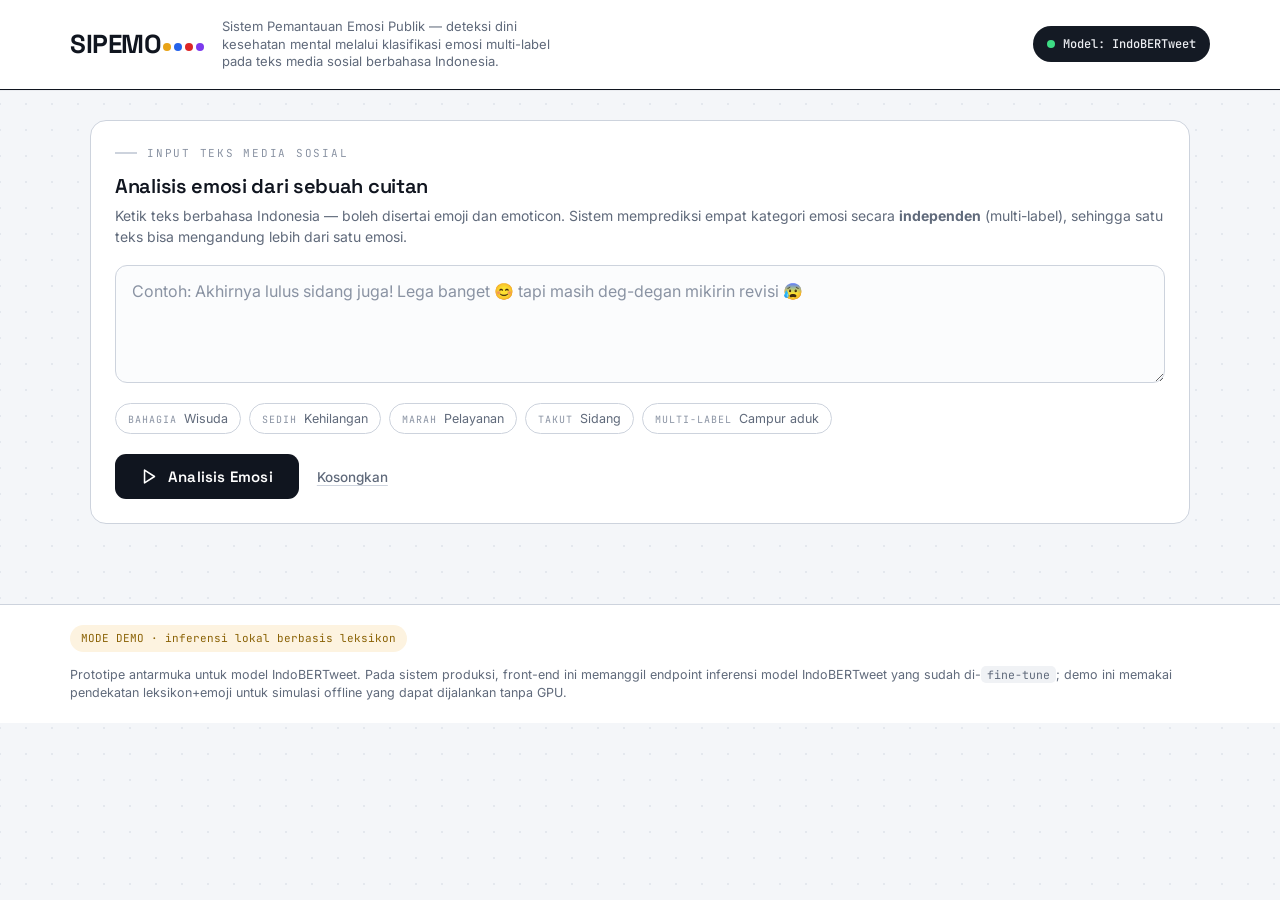
<file: index.html>
<!DOCTYPE html>
<html lang="id">
<head>
<meta charset="UTF-8">
<meta name="viewport" content="width=device-width, initial-scale=1.0">
<title>SIPEMO — Sistem Pemantauan Emosi Publik (IndoBERTweet)</title>
<link rel="preconnect" href="https://fonts.googleapis.com">
<link rel="preconnect" href="https://fonts.gstatic.com" crossorigin>
<link href="https://fonts.googleapis.com/css2?family=Space+Grotesk:wght@400;500;600;700&family=Inter:wght@400;500;600&family=JetBrains+Mono:wght@400;500;700&display=swap" rel="stylesheet">
<style>
  :root{
    --bahagia:#E8A317; --bahagia-bg:#FDF3E0;
    --sedih:#2563EB;   --sedih-bg:#E8EEFD;
    --marah:#DC2626;   --marah-bg:#FBE8E8;
    --takut:#7C3AED;   --takut-bg:#F1EAFD;
    --ink:#10151F; --muted:#606A7B; --faint:#8A93A3;
    --line:#E4E8EE; --line-strong:#CDD3DD;
    --paper:#F4F6F9; --card:#FFFFFF; --ink-panel:#141A24;
    --disp:"Space Grotesk",sans-serif;
    --body:"Inter",sans-serif;
    --mono:"JetBrains Mono",monospace;
  }
  *{box-sizing:border-box;margin:0;padding:0}
  html{-webkit-text-size-adjust:100%}
  body{
    font-family:var(--body); background:var(--paper); color:var(--ink);
    line-height:1.5; -webkit-font-smoothing:antialiased;
    background-image:radial-gradient(var(--line) 1px, transparent 1px);
    background-size:26px 26px; background-position:-13px -13px;
  }
  .wrap{max-width:1140px; margin:0 auto; padding:0 20px}

  /* ---------- Header ---------- */
  header{border-bottom:1.5px solid var(--ink); background:var(--card);
    box-shadow:0 1px 0 rgba(16,21,31,.04)}
  .head{display:flex; align-items:center; gap:18px; padding:18px 0; flex-wrap:wrap}
  .mark{display:flex; align-items:baseline; gap:10px}
  .logo{font-family:var(--disp); font-weight:700; font-size:26px; letter-spacing:-.5px;
    line-height:1; position:relative}
  .logo .dots{display:inline-flex; gap:3px; margin-left:2px; vertical-align:middle}
  .logo .dots i{width:8px;height:8px;border-radius:50%;display:inline-block}
  .logo .dots i:nth-child(1){background:var(--bahagia)}
  .logo .dots i:nth-child(2){background:var(--sedih)}
  .logo .dots i:nth-child(3){background:var(--marah)}
  .logo .dots i:nth-child(4){background:var(--takut)}
  .tag{font-family:var(--mono); font-size:11px; text-transform:uppercase; letter-spacing:.14em;
    color:var(--muted)}
  .head .sub{font-size:13px; color:var(--muted); max-width:340px; line-height:1.35}
  .modelchip{margin-left:auto; display:flex; align-items:center; gap:8px;
    font-family:var(--mono); font-size:12px; font-weight:500;
    background:var(--ink-panel); color:#EDEFF3; padding:9px 14px; border-radius:999px}
  .modelchip .pulse{width:8px;height:8px;border-radius:50%;background:#3DDC84;
    box-shadow:0 0 0 0 rgba(61,220,132,.6); animation:pulse 2s infinite}
  @keyframes pulse{0%{box-shadow:0 0 0 0 rgba(61,220,132,.55)}70%{box-shadow:0 0 0 7px rgba(61,220,132,0)}100%{box-shadow:0 0 0 0 rgba(61,220,132,0)}}

  main{padding:30px 0 70px}

  .eyebrow{font-family:var(--mono); font-size:11px; text-transform:uppercase;
    letter-spacing:.16em; color:var(--faint); display:flex; align-items:center; gap:10px}
  .eyebrow::before{content:""; width:22px; height:1.5px; background:var(--line-strong)}

  /* ---------- Input panel ---------- */
  .panel{background:var(--card); border:1.5px solid var(--line-strong); border-radius:16px;
    padding:24px}
  .panel h2{font-family:var(--disp); font-weight:600; font-size:20px; letter-spacing:-.3px;
    margin:10px 0 4px}
  .panel .lead{font-size:14px; color:var(--muted); margin-bottom:18px}
  textarea{width:100%; min-height:118px; resize:vertical; border:1.5px solid var(--line-strong);
    border-radius:12px; padding:15px 16px; font-family:var(--body); font-size:16px; color:var(--ink);
    background:#FBFCFD; transition:border-color .15s, box-shadow .15s}
  textarea::placeholder{color:var(--faint)}
  textarea:focus{outline:none; border-color:var(--ink); box-shadow:0 0 0 4px rgba(16,21,31,.06)}

  .chips{display:flex; flex-wrap:wrap; gap:8px; margin:14px 0 4px}
  .chip{font-size:12.5px; border:1.2px solid var(--line-strong); background:#fff; color:var(--muted);
    padding:7px 12px; border-radius:999px; cursor:pointer; font-family:var(--body);
    transition:all .13s; max-width:100%}
  .chip:hover{border-color:var(--ink); color:var(--ink); background:#FBFCFD}
  .chip:focus-visible{outline:2px solid var(--sedih); outline-offset:2px}
  .chip .lab{font-family:var(--mono); font-size:10px; text-transform:uppercase; letter-spacing:.1em;
    color:var(--faint); margin-right:7px}

  .actions{display:flex; align-items:center; gap:14px; margin-top:20px; flex-wrap:wrap}
  .btn{font-family:var(--disp); font-weight:600; font-size:15px; letter-spacing:.2px;
    background:var(--ink); color:#fff; border:none; padding:13px 26px; border-radius:11px;
    cursor:pointer; display:inline-flex; align-items:center; gap:10px; transition:transform .1s, opacity .15s}
  .btn:hover{transform:translateY(-1px)}
  .btn:active{transform:translateY(0)}
  .btn:focus-visible{outline:2px solid var(--sedih); outline-offset:3px}
  .btn:disabled{opacity:.5; cursor:default; transform:none}
  .btn svg{width:17px;height:17px}
  .btn-ghost{background:transparent; color:var(--muted); font-weight:500; font-family:var(--body);
    font-size:13.5px; padding:8px 4px; border:none; cursor:pointer; text-decoration:underline;
    text-underline-offset:3px; text-decoration-color:var(--line-strong)}
  .btn-ghost:hover{color:var(--ink)}

  /* ---------- Results ---------- */
  #results{margin-top:34px}
  .hidden{display:none}
  .sectitle{font-family:var(--disp); font-weight:600; font-size:17px; letter-spacing:-.2px;
    margin:0 0 16px; display:flex; align-items:center; gap:10px}
  .sectitle .n{font-family:var(--mono); font-size:12px; color:var(--faint); font-weight:500}

  .verdict{background:var(--ink-panel); color:#EDEFF3; border-radius:16px; padding:22px 24px;
    margin-bottom:26px; display:flex; gap:22px; align-items:center; flex-wrap:wrap}
  .verdict .vlab{font-family:var(--mono); font-size:11px; text-transform:uppercase;
    letter-spacing:.16em; color:#8792A6; margin-bottom:8px}
  .verdict .vlabels{display:flex; gap:9px; flex-wrap:wrap}
  .vtag{font-family:var(--disp); font-weight:600; font-size:15px; padding:7px 15px 7px 13px;
    border-radius:999px; display:inline-flex; align-items:center; gap:8px; color:#0d1017}
  .vtag i{width:9px;height:9px;border-radius:50%;background:rgba(0,0,0,.35)}
  .verdict .meta{margin-left:auto; text-align:right; font-family:var(--mono); font-size:12px; color:#8792A6}
  .verdict .meta b{color:#EDEFF3; font-size:22px; font-family:var(--disp); font-weight:600; display:block}

  .emgrid{display:grid; grid-template-columns:repeat(4,1fr); gap:14px; margin-bottom:34px}
  .emcard{border:1.5px solid var(--line-strong); border-radius:14px; padding:16px 16px 18px;
    background:var(--card); position:relative; overflow:hidden}
  .emcard[data-on="true"]{border-color:var(--c); box-shadow:0 4px 18px -8px var(--c)}
  .emcard .top{display:flex; justify-content:space-between; align-items:flex-start; margin-bottom:12px}
  .emcard .emo{font-size:26px; line-height:1}
  .emcard .stat{font-family:var(--mono); font-size:10px; font-weight:700; text-transform:uppercase;
    letter-spacing:.08em; padding:4px 8px; border-radius:6px; background:#F0F2F5; color:var(--faint)}
  .emcard[data-on="true"] .stat{background:var(--c-bg); color:var(--c)}
  .emcard h3{font-family:var(--disp); font-weight:600; font-size:16px; text-transform:capitalize;
    margin-bottom:2px}
  .emcard .desc{font-size:11.5px; color:var(--faint); margin-bottom:14px; min-height:28px}
  .prob{font-family:var(--mono); font-weight:700; font-size:28px; letter-spacing:-1px;
    color:var(--c); line-height:1; margin-bottom:10px}
  .prob small{font-size:14px; font-weight:500; color:var(--faint)}
  .bar{height:7px; border-radius:99px; background:#EDEFF2; overflow:hidden}
  .bar > i{display:block; height:100%; width:0; background:var(--c); border-radius:99px;
    transition:width .9s cubic-bezier(.22,1,.36,1)}
  .thr{font-family:var(--mono); font-size:10px; color:var(--faint); margin-top:7px;
    display:flex; justify-content:space-between}

  /* ---------- Pipeline trace ---------- */
  .trace{display:grid; grid-template-columns:1fr 1fr; gap:14px}
  .tcard{border:1.5px solid var(--line-strong); border-radius:14px; background:var(--card);
    padding:16px 18px}
  .tcard.full{grid-column:1 / -1}
  .tcard .th{font-family:var(--mono); font-size:11px; text-transform:uppercase; letter-spacing:.12em;
    color:var(--faint); display:flex; align-items:center; gap:9px; margin-bottom:12px}
  .tcard .th .idx{background:var(--ink); color:#fff; width:20px; height:20px; border-radius:6px;
    display:inline-flex; align-items:center; justify-content:center; font-weight:700; font-size:10px}
  .tcard .th .note{margin-left:auto; text-transform:none; letter-spacing:0; color:var(--faint);
    font-style:italic; font-family:var(--body); font-size:11px}
  .flow{display:flex; align-items:center; gap:8px; flex-wrap:wrap}
  .stage{font-family:var(--mono); font-size:11.5px; padding:6px 11px; border-radius:8px;
    background:#F3F5F8; border:1px solid var(--line); color:var(--muted); white-space:nowrap}
  .stage.done{background:#fff; border-color:var(--ink); color:var(--ink)}
  .arrow{color:var(--line-strong); font-size:13px}
  .toks{display:flex; flex-wrap:wrap; gap:6px}
  .tok{font-family:var(--mono); font-size:12px; padding:4px 9px; border-radius:7px;
    background:#F3F5F8; color:var(--ink); border:1px solid var(--line)}
  .tok.norm{background:var(--sedih-bg); border-color:transparent; color:var(--sedih)}
  .tok.lex{position:relative}
  .tok.lex::after{content:""; position:absolute; left:8px; right:8px; bottom:-1px; height:2px;
    background:var(--tc); border-radius:2px}
  .glyphrow{display:flex; flex-wrap:wrap; gap:8px}
  .glyph{display:flex; align-items:center; gap:8px; background:#F7F8FA; border:1px solid var(--line);
    border-radius:9px; padding:6px 11px 6px 9px; font-family:var(--mono); font-size:12px}
  .glyph .g{font-size:17px}
  .glyph .to{color:var(--faint)}
  .glyph .em{font-weight:700; text-transform:capitalize}
  .empty{font-family:var(--mono); font-size:12px; color:var(--faint)}
  .kv{font-family:var(--mono); font-size:12.5px; color:var(--muted); line-height:1.9}
  .kv b{color:var(--ink)}
  .fusion{display:flex; align-items:center; gap:10px; flex-wrap:wrap; font-family:var(--mono);
    font-size:12px}
  .fusion .vec{padding:7px 12px; border-radius:9px; color:#fff; font-weight:500}
  .fusion .plus{font-size:16px; color:var(--faint)}
  .fusion .eq{font-size:14px; color:var(--faint)}
  .fusion .out{background:var(--ink-panel); color:#EDEFF3; padding:7px 12px; border-radius:9px}

  /* ---------- Model & metrics ---------- */
  .info{display:grid; grid-template-columns:1.3fr 1fr; gap:14px; margin-top:14px}
  .mcard{border:1.5px solid var(--line-strong); border-radius:14px; background:var(--card); padding:18px 20px}
  .mcard h4{font-family:var(--disp); font-weight:600; font-size:15px; margin-bottom:3px}
  .mcard .cite{font-family:var(--mono); font-size:11px; color:var(--faint); margin-bottom:12px}
  .mcard p{font-size:13px; color:var(--muted); line-height:1.55}
  .metrics{display:grid; grid-template-columns:1fr 1fr; gap:10px; margin-top:6px}
  .metric{border:1px solid var(--line); border-radius:10px; padding:11px 12px; background:#FBFCFD}
  .metric .ml{font-family:var(--mono); font-size:10px; text-transform:uppercase; letter-spacing:.08em;
    color:var(--faint)}
  .metric .mv{font-family:var(--disp); font-weight:600; font-size:17px; color:var(--ink); margin-top:3px}
  .metric .mv.ph{color:var(--line-strong)}
  .metricnote{font-size:11.5px; color:var(--faint); margin-top:11px; line-height:1.5}

  footer{border-top:1.5px solid var(--line-strong); background:var(--card); margin-top:10px}
  .foot{padding:20px 0; font-size:12.5px; color:var(--muted); display:flex; gap:14px;
    justify-content:space-between; flex-wrap:wrap; align-items:center}
  .foot .demo{font-family:var(--mono); font-size:11px; background:var(--bahagia-bg); color:#8a6205;
    padding:5px 11px; border-radius:999px}
  .foot code{font-family:var(--mono); background:#F0F2F5; padding:1px 6px; border-radius:5px; font-size:11.5px}

  @media (max-width:840px){
    .emgrid{grid-template-columns:1fr 1fr}
    .trace{grid-template-columns:1fr}
    .info{grid-template-columns:1fr}
    .verdict .meta{margin-left:0; text-align:left}
  }
  @media (max-width:520px){
    .emgrid{grid-template-columns:1fr}
    .head .sub{display:none}
    .logo{font-size:22px}
  }
  @media (prefers-reduced-motion:reduce){
    *{animation:none !important; transition:none !important}
    .bar > i{transition:none}
  }
</style>
</head>
<body>

<header>
  <div class="wrap head">
    <div class="mark">
      <div class="logo">SIPEMO<span class="dots"><i></i><i></i><i></i><i></i></span></div>
    </div>
    <div class="sub">Sistem Pemantauan Emosi Publik — deteksi dini kesehatan mental melalui klasifikasi emosi multi-label pada teks media sosial berbahasa Indonesia.</div>
    <div class="modelchip"><span class="pulse"></span>Model: IndoBERTweet</div>
  </div>
</header>

<main>
  <div class="wrap">

    <div class="panel">
      <div class="eyebrow">Input Teks Media Sosial</div>
      <h2>Analisis emosi dari sebuah cuitan</h2>
      <p class="lead">Ketik teks berbahasa Indonesia — boleh disertai emoji dan emoticon. Sistem memprediksi empat kategori emosi secara <b>independen</b> (multi-label), sehingga satu teks bisa mengandung lebih dari satu emosi.</p>

      <textarea id="input" placeholder="Contoh: Akhirnya lulus sidang juga! Lega banget 😊 tapi masih deg-degan mikirin revisi 😰"></textarea>

      <div class="chips" id="chips" aria-label="Contoh teks">
        <button class="chip" data-t="Akhirnya wisuda juga! Bahagia banget 🥳🎉 perjuangan selama ini akhirnya terbayar :D"><span class="lab">Bahagia</span>Wisuda</button>
        <button class="chip" data-t="Sedih banget kehilangan sahabat sejak kecil 😭💔 rasanya hampa dan sepi"><span class="lab">Sedih</span>Kehilangan</button>
        <button class="chip" data-t="Kesel banget sama pelayanan yang lambat ini 😡 bikin naik darah!"><span class="lab">Marah</span>Pelayanan</button>
        <button class="chip" data-t="Deg-degan mau sidang besok, takut nggak bisa jawab pertanyaan penguji 😨 cemas parah"><span class="lab">Takut</span>Sidang</button>
        <button class="chip" data-t="Senang akhirnya lulus tapi sedih harus pindah kota dan ninggalin teman-teman, campur aduk rasanya 😊😢"><span class="lab">Multi-label</span>Campur aduk</button>
      </div>

      <div class="actions">
        <button class="btn" id="run">
          <svg viewBox="0 0 24 24" fill="none" stroke="currentColor" stroke-width="2.2" stroke-linecap="round" stroke-linejoin="round"><path d="M5 3l14 9-14 9V3z"/></svg>
          Analisis Emosi
        </button>
        <button class="btn-ghost" id="clear">Kosongkan</button>
      </div>
    </div>

    <!-- ============ RESULTS ============ -->
    <div id="results" class="hidden" aria-live="polite">

      <div class="verdict">
        <div>
          <div class="vlab">Prediksi Multi-Label · Threshold σ ≥ 0.50</div>
          <div class="vlabels" id="verdictLabels"></div>
        </div>
        <div class="meta">
          Label aktif<b id="labelCount">0</b>dari 4 kategori emosi
        </div>
      </div>

      <div class="sectitle"><span class="n">A.</span> Probabilitas per Emosi <span class="n" style="margin-left:auto; font-weight:400;">Sigmoid Activation Output</span></div>
      <div class="emgrid" id="emgrid"></div>

      <div class="sectitle"><span class="n">B.</span> Jejak Pipeline Pemrosesan</div>
      <div class="trace">

        <div class="tcard full">
          <div class="th"><span class="idx">1</span> Ekstraksi Emoji &amp; Emoticon
            <span class="note">dilakukan sebelum text cleaning agar sinyal multimodal tidak hilang</span>
          </div>
          <div style="display:grid; grid-template-columns:1fr 1fr; gap:16px" id="extractGrid"></div>
        </div>

        <div class="tcard full">
          <div class="th"><span class="idx">2</span> Data Preprocessing</div>
          <div class="flow" id="ppFlow"></div>
          <div style="margin-top:14px" class="kv" id="ppText"></div>
        </div>

        <div class="tcard">
          <div class="th"><span class="idx">3</span> Tokenisasi &amp; Normalisasi</div>
          <div class="toks" id="tokens"></div>
        </div>

        <div class="tcard">
          <div class="th"><span class="idx">4</span> Ekstraksi Fitur (3 Aliran)</div>
          <div class="kv" id="featStreams"></div>
        </div>

        <div class="tcard full">
          <div class="th"><span class="idx">5</span> Feature Fusion — Concatenation</div>
          <div class="fusion">
            <span class="vec" style="background:var(--sedih)">Teks · IndoBERTweet</span>
            <span class="plus">⊕</span>
            <span class="vec" style="background:var(--bahagia)">Emoji · Emoji2Vec</span>
            <span class="plus">⊕</span>
            <span class="vec" style="background:var(--takut)">Emoticon · Lexicon</span>
            <span class="eq">=</span>
            <span class="out" id="fusedDim">vektor fusi</span>
          </div>
        </div>
      </div>

      <div class="sectitle" style="margin-top:34px"><span class="n">C.</span> Model &amp; Evaluasi</div>
      <div class="info">
        <div class="mcard">
          <h4>IndoBERTweet</h4>
          <div class="cite">Koto, Lau &amp; Baldwin (EMNLP 2021) · fine-tuned + Dense → Sigmoid</div>
          <p>Model BERT yang dilatih khusus pada korpus tweet berbahasa Indonesia, sehingga lebih peka terhadap ragam bahasa informal, slang, dan konteks media sosial dibanding varian BERT umum. Pada eksperimen tesis, IndoBERTweet menjadi model dengan kinerja terbaik pada tugas klasifikasi emosi multi-label. Lapisan klasifikasi menggunakan <b>Dense Layer</b> diikuti <b>Sigmoid</b> agar setiap label diprediksi independen.</p>
        </div>
        <div class="mcard">
          <h4>Metrik Evaluasi Multi-Label</h4>
          <div class="cite">Metrik yang sesuai untuk kasus multi-label</div>
          <div class="metrics">
            <div class="metric"><div class="ml">Hamming Loss</div><div class="mv ph">—</div></div>
            <div class="metric"><div class="ml">Subset Accuracy</div><div class="mv ph">—</div></div>
            <div class="metric"><div class="ml">Micro-F1</div><div class="mv ph">—</div></div>
            <div class="metric"><div class="ml">Macro-F1</div><div class="mv ph">—</div></div>
          </div>
          <div class="metricnote">Nilai sengaja dikosongkan — isi dengan hasil eksperimen Anda (rata-rata multi-seed) agar tidak ada angka yang mengada-ada saat sidang.</div>
        </div>
      </div>

    </div>
  </div>
</main>

<footer>
  <div class="wrap foot">
    <span class="demo">MODE DEMO · inferensi lokal berbasis leksikon</span>
    <span>Prototipe antarmuka untuk model IndoBERTweet. Pada sistem produksi, front-end ini memanggil endpoint inferensi model IndoBERTweet yang sudah di-<code>fine-tune</code>; demo ini memakai pendekatan leksikon+emoji untuk simulasi offline yang dapat dijalankan tanpa GPU.</span>
  </div>
</footer>

<script>
/* ============================================================
   SIPEMO — simulasi inferensi multi-label (mode demo)
   Pipeline sesuai diagram: ekstraksi emoji/emoticon -> preprocessing
   -> tokenisasi/normalisasi -> ekstraksi fitur 3 aliran -> fusi
   -> "IndoBERTweet" -> Dense -> Sigmoid (4 label independen)
   ============================================================ */

const EMO = {
  bahagia:{color:'var(--bahagia)', bg:'var(--bahagia-bg)', glyph:'😊', desc:'Gembira, senang, syukur, puas'},
  sedih:  {color:'var(--sedih)',   bg:'var(--sedih-bg)',   glyph:'😢', desc:'Kehilangan, kecewa, hampa, pilu'},
  marah:  {color:'var(--marah)',   bg:'var(--marah-bg)',   glyph:'😠', desc:'Kesal, benci, geram, emosi'},
  takut:  {color:'var(--takut)',   bg:'var(--takut-bg)',   glyph:'😨', desc:'Cemas, khawatir, panik, ngeri'},
};
const ORDER = ['bahagia','sedih','marah','takut'];

/* ---- Leksikon kata emosi (bobot default 1) ---- */
const LEX = {
  bahagia:['senang','seneng','bahagia','gembira','suka','cinta','sayang','syukur','bersyukur','alhamdulillah','seru','asik','asyik','mantap','mantul','keren','bangga','lega','semangat','ketawa','tertawa','senyum','tersenyum','indah','terbaik','sukses','berhasil','menang','hebat','ceria','riang','girang','puas','nyaman','damai','bagus','love','happy','gemilang','antusias'],
  sedih:['sedih','kecewa','nangis','menangis','tangis','patah','hampa','kehilangan','rindu','kangen','galau','murung','terpuruk','hancur','luka','terluka','pilu','duka','menyesal','sesal','sepi','kesepian','sendiri','sunyi','menderita','tersakiti','down','nelangsa','merana','remuk','hilang'],
  marah:['marah','kesal','kesel','benci','muak','jengkel','geram','emosi','sebal','sebel','murka','dendam','sialan','brengsek','kampret','menyebalkan','menjengkelkan','ganggu','mengganggu','bete','esmosi','sewot','naik'],
  takut:['takut','ketakutan','cemas','khawatir','kuatir','panik','gugup','ngeri','waswas','deg-degan','degdegan','trauma','gelisah','resah','tegang','seram','menakutkan','mengerikan','horor','terancam','mencekam','waspada','ciut'],
};
/* frasa 2-kata */
const PHRASE = {'naik darah':'marah','sakit hati':'sedih','patah hati':'sedih','deg degan':'takut','was was':'takut','tidak sabar':'takut'};

const NEG = new Set(['tidak','tak','bukan','jangan','belum','nggak','gak','ga','ngga','gk','tdk']);
const INT = new Set(['sangat','banget','sekali','amat','sungguh','paling','super','begitu','betul','benar']);

/* Normalisasi slang -> baku */
const NORM = {
  gak:'tidak', ga:'tidak', nggak:'tidak', ngga:'tidak', tdk:'tidak', gk:'tidak', ngk:'tidak',
  bgt:'banget', bngt:'banget', bgtt:'banget', yg:'yang', aja:'saja', udh:'sudah', udah:'sudah',
  dgn:'dengan', dg:'dengan', sy:'saya', km:'kamu', kmu:'kamu', tp:'tapi', krn:'karena', karna:'karena',
  jd:'jadi', dr:'dari', klo:'kalau', kalo:'kalau', skrg:'sekarang', sm:'sama', dpt:'dapat',
  blm:'belum', org:'orang', bnyk:'banyak', byk:'banyak', kzl:'kesal', luv:'cinta', syg:'sayang',
  moga:'semoga', gmn:'bagaimana', ninggalin:'meninggalkan', mikirin:'memikirkan', bikin:'membuat'
};

/* Emoji -> emosi */
const EMOJI = {
  '😊':'bahagia','😄':'bahagia','😁':'bahagia','😃':'bahagia','🙂':'bahagia','😀':'bahagia','😆':'bahagia','😍':'bahagia','🥰':'bahagia','🤗':'bahagia','🥳':'bahagia','😌':'bahagia','🤩':'bahagia','😻':'bahagia','👍':'bahagia','✨':'bahagia','🎉':'bahagia','❤':'bahagia','💕':'bahagia','💖':'bahagia','🧡':'bahagia','💛':'bahagia','💚':'bahagia','💙':'bahagia','💜':'bahagia','😹':'bahagia',
  '😢':'sedih','😭':'sedih','😞':'sedih','😔':'sedih','😟':'sedih','🙁':'sedih','☹':'sedih','😥':'sedih','😓':'sedih','💔':'sedih','😩':'sedih','😫':'sedih','🥺':'sedih','😿':'sedih',
  '😠':'marah','😡':'marah','🤬':'marah','👿':'marah','😤':'marah','💢':'marah','😾':'marah',
  '😨':'takut','😰':'takut','😱':'takut','😦':'takut','😧':'takut','🫣':'takut','😬':'takut','😳':'takut'
};

/* Emoticon -> emosi (dicek dari yang terpanjang) */
const EMOTICON = [
  [":')",'bahagia'],[":-D",'bahagia'],[":D",'bahagia'],[":-)",'bahagia'],[":)",'bahagia'],["=)",'bahagia'],["^_^",'bahagia'],["^^",'bahagia'],["(:",'bahagia'],[":3",'bahagia'],["c:",'bahagia'],["xD",'bahagia'],["XD",'bahagia'],
  [":'(",'sedih'],[":-(",'sedih'],[":(",'sedih'],["T_T",'sedih'],[";_;",'sedih'],[":<",'sedih'],["D':",'sedih'],["):",'sedih'],[";(",'sedih'],
  [">:(",'marah'],[">:-(",'marah'],[":@",'marah'],[">:O",'marah'],[">:o",'marah'],
  ["D:",'takut'],["D-:",'takut'],[":S",'takut'],[":-S",'takut'],[":s",'takut'],["o_o",'takut'],["O_O",'takut']
];

const sigmoid = x => 1/(1+Math.exp(-x));
const stripEmoji = e => e.replace(/[\uFE0F\u200D\u{1F3FB}-\u{1F3FF}]/gu,'');

function analyze(raw){
  const trace = {};
  let work = raw;

  /* --- 1. Ekstraksi emoticon (sebelum cleaning) --- */
  const emoticons = [];
  for(const [e,emo] of EMOTICON){
    let i;
    while((i = work.indexOf(e)) !== -1){
      emoticons.push({sym:e, emo});
      work = work.slice(0,i) + ' ' + work.slice(i+e.length);
    }
  }
  /* --- 1b. Ekstraksi emoji --- */
  const emojis = [];
  const found = raw.match(/\p{Extended_Pictographic}/gu) || [];
  for(const g of found){
    const key = stripEmoji(g);
    if(EMOJI[key]) emojis.push({sym:g, emo:EMOJI[key]});
  }
  work = work.replace(/\p{Extended_Pictographic}/gu,' ');
  trace.emojis = emojis; trace.emoticons = emoticons;

  /* --- 2. Cleaning --- */
  let cleaned = work
    .replace(/https?:\/\/\S+/g,' ')
    .replace(/@\w+/g,' ')
    .replace(/#/g,' ')
    .replace(/\bRT\b/g,' ')
    .replace(/[^A-Za-z\u00C0-\u024F\s-]/g,' ')
    .replace(/\s+/g,' ').trim();
  /* --- 3. Case folding --- */
  const folded = cleaned.toLowerCase();
  /* --- 4/5. Tokenisasi + normalisasi --- */
  const rawTokens = folded.split(/\s+/).filter(Boolean);
  const tokens = rawTokens.map(t=>{
    const n = NORM[t];
    return {surface:t, norm:n||t, changed:!!n};
  });
  trace.cleaned = cleaned; trace.tokens = tokens;

  /* --- Skoring per emosi (aliran teks) --- */
  const score = {bahagia:0, sedih:0, marah:0, takut:0};
  const lexHits = {}; // index -> emo
  const words = tokens.map(t=>t.norm);

  /* frasa 2-kata */
  for(let i=0;i<words.length-1;i++){
    const bg = words[i]+' '+words[i+1];
    if(PHRASE[bg]){ score[PHRASE[bg]] += 1.2; lexHits[i]=PHRASE[bg]; lexHits[i+1]=PHRASE[bg]; }
  }
  /* kata tunggal + intensifier + negasi */
  for(let i=0;i<words.length;i++){
    const w = words[i];
    let emo=null;
    for(const k of ORDER){ if(LEX[k].includes(w)){ emo=k; break; } }
    if(!emo) continue;
    let weight = 1;
    const p1 = words[i-1], p2 = words[i-2];
    if(INT.has(p1)||INT.has(words[i+1])) weight *= 1.6;
    if(NEG.has(p1)||NEG.has(p2)) weight *= 0.25;   // negasi meredam sinyal
    score[emo] += weight;
    lexHits[i] = emo;
  }
  trace.lexHits = lexHits;

  /* --- aliran emoji & emoticon --- */
  let emojiScore={}, emoticonScore={};
  emojis.forEach(e=>{ score[e.emo]+=1.6; emojiScore[e.emo]=(emojiScore[e.emo]||0)+1; });
  emoticons.forEach(e=>{ score[e.emo]+=1.3; emoticonScore[e.emo]=(emoticonScore[e.emo]||0)+1; });
  trace.textScore = {...score};

  /* --- Sigmoid per label (independen) --- */
  const probs = {};
  for(const k of ORDER) probs[k] = sigmoid(1.05*score[k] - 1.55);
  trace.probs = probs;
  trace.rawScore = score;
  trace.emojiScore = emojiScore; trace.emoticonScore = emoticonScore;
  return trace;
}

/* ============================ RENDER ============================ */
const $ = s => document.querySelector(s);
const reduce = window.matchMedia('(prefers-reduced-motion:reduce)').matches;

function render(t){
  const results = $('#results');
  results.classList.remove('hidden');

  /* Verdict */
  const active = ORDER.filter(k=>t.probs[k]>=0.5).sort((a,b)=>t.probs[b]-t.probs[a]);
  const vl = $('#verdictLabels');
  if(active.length){
    vl.innerHTML = active.map(k=>`<span class="vtag" style="background:${EMO[k].bg}"><i style="background:${EMO[k].color}"></i>${EMO[k].glyph} ${k}</span>`).join('');
  } else {
    vl.innerHTML = `<span class="vtag" style="background:#EEF0F3"><i></i>Netral / tidak terdeteksi</span>`;
  }
  $('#labelCount').textContent = active.length;

  /* Emotion cards */
  const grid = $('#emgrid');
  grid.innerHTML = ORDER.map(k=>{
    const p = t.probs[k], pct = Math.round(p*100), on = p>=0.5;
    return `<div class="emcard" data-on="${on}" style="--c:${EMO[k].color};--c-bg:${EMO[k].bg}">
      <div class="top">
        <span class="emo">${EMO[k].glyph}</span>
        <span class="stat">${on?'AKTIF':'nonaktif'}</span>
      </div>
      <h3>${k}</h3>
      <div class="desc">${EMO[k].desc}</div>
      <div class="prob">${p.toFixed(2)}<small> σ</small></div>
      <div class="bar"><i data-w="${pct}"></i></div>
      <div class="thr"><span>0.0</span><span>threshold 0.5</span><span>1.0</span></div>
    </div>`;
  }).join('');
  requestAnimationFrame(()=>{
    grid.querySelectorAll('.bar > i').forEach(b=>{ b.style.width = b.dataset.w + '%'; });
  });

  /* 1. Ekstraksi emoji & emoticon */
  const ext = $('#extractGrid');
  const emojiHtml = t.emojis.length
    ? `<div class="glyphrow">${t.emojis.map(e=>`<span class="glyph"><span class="g">${e.sym}</span><span class="to">→</span><span class="em" style="color:${EMO[e.emo].color}">${e.emo}</span></span>`).join('')}</div>`
    : `<div class="empty">— tidak ada emoji terdeteksi</div>`;
  const emotHtml = t.emoticons.length
    ? `<div class="glyphrow">${t.emoticons.map(e=>`<span class="glyph"><span class="g" style="font-family:var(--mono)">${e.sym}</span><span class="to">→</span><span class="em" style="color:${EMO[e.emo].color}">${e.emo}</span></span>`).join('')}</div>`
    : `<div class="empty">— tidak ada emoticon terdeteksi</div>`;
  ext.innerHTML = `
    <div><div class="th" style="margin-bottom:9px">Emoji → Emoji2Vec</div>${emojiHtml}</div>
    <div><div class="th" style="margin-bottom:9px">Emoticon → Lexicon Mapping</div>${emotHtml}</div>`;

  /* 2. Preprocessing flow + hasil teks */
  $('#ppFlow').innerHTML = ['Cleaning','Case Folding','Tokenisasi','Normalisasi']
    .map((s,i,a)=>`<span class="stage done">${s}</span>${i<a.length-1?'<span class="arrow">→</span>':''}`).join('');
  $('#ppText').innerHTML = `Teks bersih (tanpa emoji/emoticon): <b>${t.cleaned || '—'}</b>`;

  /* 3. Tokens */
  $('#tokens').innerHTML = t.tokens.map((tok,i)=>{
    const emo = t.lexHits[i];
    const cls = ['tok', tok.changed?'norm':'', emo?'lex':''].filter(Boolean).join(' ');
    const style = emo?`style="--tc:${EMO[emo].color}"`:'';
    const label = tok.changed ? `${tok.surface}→${tok.norm}` : tok.norm;
    return `<span class="${cls}" ${style}>${label}</span>`;
  }).join('') || '<span class="empty">— tidak ada token</span>';

  /* 4. Feature streams */
  const es = Object.entries(t.emojiScore).map(([k,v])=>`${v}× ${k}`).join(', ') || 'kosong';
  const cs = Object.entries(t.emoticonScore).map(([k,v])=>`${v}× ${k}`).join(', ') || 'kosong';
  $('#featStreams').innerHTML =
    `<div><b>Teks</b> → IndoBERTweet tokenizer → embedding [CLS]</div>
     <div><b>Emoji</b> → Emoji2Vec → ${es}</div>
     <div><b>Emoticon</b> → lexicon → ${cs}</div>`;

  /* 5. Fusion */
  $('#fusedDim').textContent = 'vektor fusi → Dense → Sigmoid(4)';

  results.scrollIntoView({behavior: reduce?'auto':'smooth', block:'start'});
}

/* ============================ EVENTS ============================ */
function runAnalysis(){
  const text = $('#input').value.trim();
  if(!text){ $('#input').focus(); return; }
  const btn = $('#run');
  btn.disabled = true;
  const result = analyze(text);
  const delay = reduce ? 0 : 260;
  setTimeout(()=>{ render(result); btn.disabled = false; }, delay);
}

$('#run').addEventListener('click', runAnalysis);
$('#clear').addEventListener('click', ()=>{
  $('#input').value=''; $('#results').classList.add('hidden'); $('#input').focus();
});
$('#input').addEventListener('keydown', e=>{
  if((e.metaKey||e.ctrlKey) && e.key==='Enter') runAnalysis();
});
document.querySelectorAll('#chips .chip').forEach(c=>{
  c.addEventListener('click', ()=>{ $('#input').value = c.dataset.t; runAnalysis(); });
});
</script>
</body>
</html>
</file>
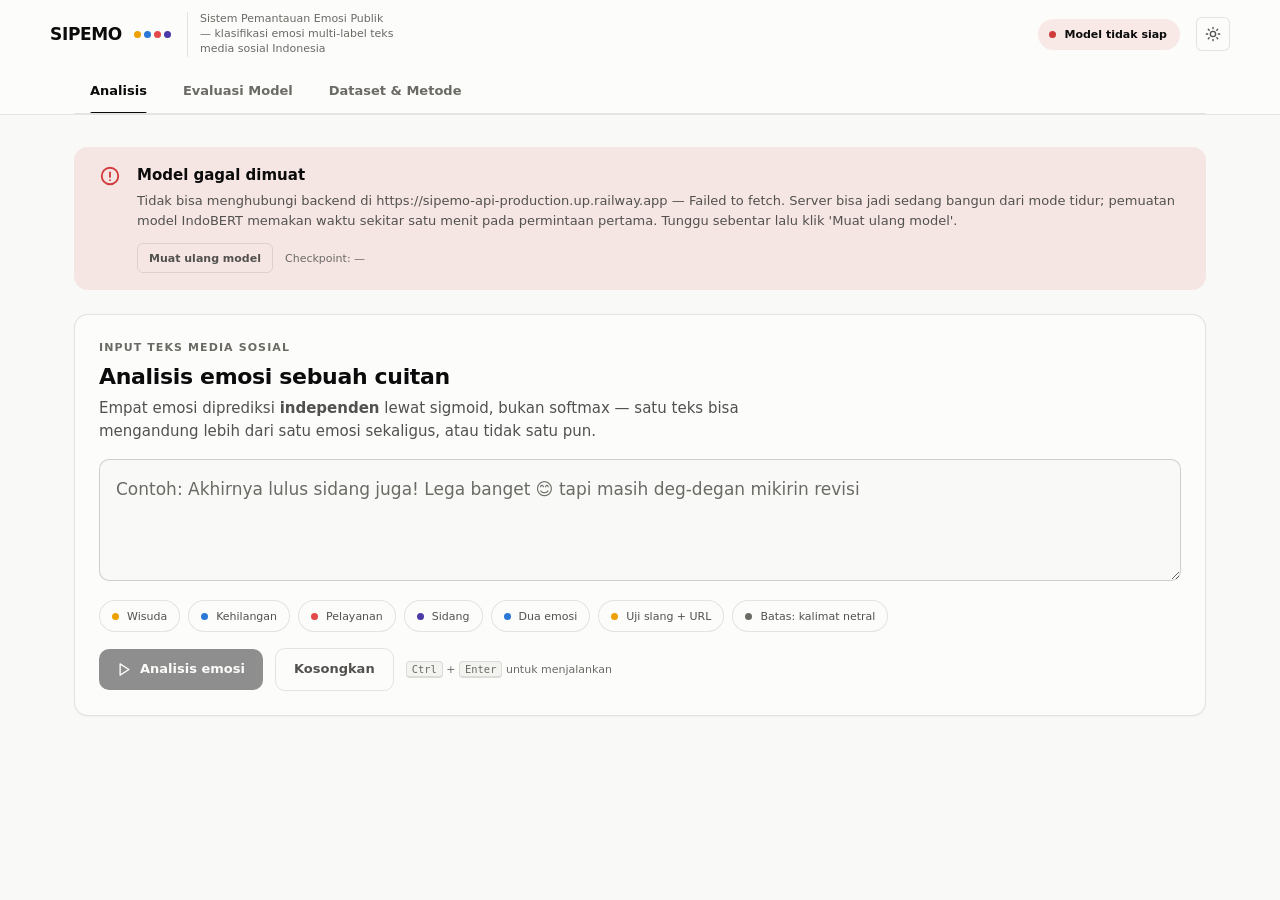
<file: frontend/index.html>
<!DOCTYPE html>
<html lang="id" data-theme="">
<head>
<meta charset="UTF-8">
<meta name="viewport" content="width=device-width, initial-scale=1">
<title>SIPEMO — Sistem Pemantauan Emosi Publik</title>
<meta name="description" content="Klasifikasi emosi multi-label pada teks media sosial berbahasa Indonesia menggunakan IndoBERT-base.">
<!-- Path aset sengaja relatif. Di GitHub Pages situs ini tinggal di sub-path
     /klasifikasi-emosi/, sehingga "/css/tokens.css" akan menunjuk ke akar
     domain dan 404. Bentuk relatif benar di kedua tempat: dilayani uvicorn
     dari "/" maupun dari sub-path Pages. -->
<link rel="stylesheet" href="css/tokens.css">
<link rel="stylesheet" href="css/base.css">
<link rel="stylesheet" href="css/components.css">
<script>
  /* Terapkan tema tersimpan sebelum paint pertama untuk mencegah kedipan. */
  (function () {
    var t = localStorage.getItem("sipemo-theme");
    if (t === "light" || t === "dark") document.documentElement.dataset.theme = t;
  })();
</script>
</head>
<body>

<header class="app-header">
  <div class="wrap header-inner">
    <div class="brand">
      <span class="brand-name">SIPEMO</span>
      <span class="brand-dots" aria-hidden="true"><i></i><i></i><i></i><i></i></span>
    </div>
    <div class="brand-sub">Sistem Pemantauan Emosi Publik — klasifikasi emosi multi-label teks media sosial Indonesia</div>
    <div class="spacer"></div>
    <div class="status-chip" id="statusChip" data-state="loading" role="status" aria-live="polite">
      <span class="dot"></span><span>Memuat model…</span>
    </div>
    <button class="icon-btn theme-toggle" id="themeToggle" type="button" aria-label="Ganti tema terang / gelap">
      <svg class="sun" viewBox="0 0 24 24" fill="none" stroke="currentColor" stroke-width="2" stroke-linecap="round">
        <circle cx="12" cy="12" r="4"/><path d="M12 2v2M12 20v2M4.9 4.9l1.4 1.4M17.7 17.7l1.4 1.4M2 12h2M20 12h2M4.9 19.1l1.4-1.4M17.7 6.3l1.4-1.4"/>
      </svg>
      <svg class="moon" viewBox="0 0 24 24" fill="none" stroke="currentColor" stroke-width="2" stroke-linecap="round" stroke-linejoin="round">
        <path d="M21 12.8A9 9 0 1111.2 3a7 7 0 009.8 9.8z"/>
      </svg>
    </button>
  </div>
  <div class="wrap">
    <div class="tabs" role="tablist" aria-label="Bagian aplikasi">
      <button class="tab" role="tab" data-view="analyze" aria-selected="true" tabindex="0">Analisis</button>
      <button class="tab" role="tab" data-view="eval" aria-selected="false" tabindex="-1">Evaluasi Model</button>
      <button class="tab" role="tab" data-view="data" aria-selected="false" tabindex="-1">Dataset &amp; Metode</button>
    </div>
  </div>
</header>

<main class="app-main">
  <div class="wrap">

    <!-- ============ ANALISIS ============ -->
    <section class="view stack" data-view="analyze" role="tabpanel" aria-label="Analisis">

      <div id="modelBanner"></div>

      <div class="card composer">
        <div class="eyebrow">Input teks media sosial</div>
        <h1 class="card-title" style="font-size:var(--text-lg);margin:8px 0 6px">Analisis emosi sebuah cuitan</h1>
        <p class="lead" style="margin-bottom:16px">
          Empat emosi diprediksi <b>independen</b> lewat sigmoid, bukan softmax — satu teks bisa
          mengandung lebih dari satu emosi sekaligus, atau tidak satu pun.
        </p>

        <label class="visually-hidden" for="input">Teks yang akan dianalisis</label>
        <textarea id="input" placeholder="Contoh: Akhirnya lulus sidang juga! Lega banget 😊 tapi masih deg-degan mikirin revisi"></textarea>

        <div class="samples" id="samples" aria-label="Contoh teks"></div>

        <div class="composer-foot">
          <button class="btn" id="runBtn" type="button" disabled>
            <svg viewBox="0 0 24 24" fill="none" stroke="currentColor" stroke-width="2.2" stroke-linecap="round" stroke-linejoin="round"><path d="M5 3l14 9-14 9V3z"/></svg>
            Analisis emosi
          </button>
          <button class="btn btn-quiet" id="clearBtn" type="button">Kosongkan</button>
          <span class="hint"><kbd>Ctrl</kbd> + <kbd>Enter</kbd> untuk menjalankan</span>
        </div>
      </div>

      <div id="results" class="stack" hidden aria-live="polite"></div>
    </section>

    <!-- ============ EVALUASI ============ -->
    <section class="view stack" data-view="eval" role="tabpanel" aria-label="Evaluasi Model" hidden>
      <div id="evalView" class="stack"></div>
    </section>

    <!-- ============ DATASET ============ -->
    <section class="view stack" data-view="data" role="tabpanel" aria-label="Dataset dan Metode" hidden>
      <div id="dataView" class="stack"></div>
    </section>

  </div>
</main>

<script type="module" src="js/main.js"></script>
</body>
</html>
</file>
<file: frontend/css/tokens.css>
/* ==========================================================================
   SIPEMO — design tokens
   Palet emosi diambil dari palet data-viz tervalidasi dan sudah lolos enam
   pemeriksaan (lightness band, chroma floor, separasi CVD, normal-vision
   floor, kontras) pada mode terang maupun gelap.

     senang  #eda100 / #c98500     sedih  #2a78d6 / #3987e5
     marah   #e34948 / #e66767     takut  #4a3aa7 / #9085e9

   Catatan kontras: pada surface terang, #eda100 berada di 2.11:1 (< 3:1).
   Aturan relief berlaku — setiap mark warna WAJIB didampingi label teks yang
   terlihat, dan tampilan tabel selalu tersedia. Jangan pernah memakai warna
   sebagai satu-satunya pembawa makna.

   Teks muted: --text-muted memakai nilai BERBEDA di terang (#6b6a65) dan gelap
   (#9c9a93), sama seperti --text-secondary. Sebelumnya keduanya memakai
   #898781 yang sama, sehingga teks 11px (.hint, .eyebrow, .tile-note, .sm-sub)
   turun ke 3.0–3.5:1 di mode terang — di bawah ambang WCAG AA 4.5:1 untuk teks
   kecil. Nilai sekarang diukur pada surface TERGELAP tiap tema, yaitu kasus
   terburuknya: 4.53:1 di atas #ebebe7 dan 4.97:1 di atas #2c2c2a.
   ========================================================================== */

:root {
  color-scheme: light;

  /* Permukaan & tinta */
  --surface-page: #f9f9f7;
  --surface-1: #fcfcfb;
  --surface-2: #f3f3f0;
  --surface-3: #ebebe7;
  --text-primary: #0b0b0b;
  --text-secondary: #52514e;
  /* Wajib disetel ulang per tema — lihat catatan "Teks muted" di kepala file. */
  --text-muted: #6b6a65;
  --grid: #e1e0d9;
  --axis: #c3c2b7;
  --border: rgba(11, 11, 11, 0.1);
  --border-strong: rgba(11, 11, 11, 0.18);
  --shadow-sm: 0 1px 2px rgba(11, 11, 11, 0.04);
  --shadow-md: 0 4px 16px -6px rgba(11, 11, 11, 0.14);
  --shadow-lg: 0 18px 48px -20px rgba(11, 11, 11, 0.28);

  /* Emosi */
  --c-senang: #eda100;
  --c-sedih: #2a78d6;
  --c-marah: #e34948;
  --c-takut: #4a3aa7;

  /* Slot kategorikal untuk chart satu-seri */
  --series-1: #2a78d6;

  /* Varian TEKS dari --series-1, untuk dipakai di atas --wash-accent.
     --series-1 sendiri dirancang sebagai warna MARK (batang, garis) yang
     ambangnya 3:1; dipakai sebagai teks 11px di atas wash biru ia hanya
     mencapai 3.84:1, di bawah AA 4.5:1. Nilai ini 5.77:1 di atas wash yang
     sama. Jangan pakai untuk mark — kontras antar-serinya berbeda. */
  --series-1-text: #1c5cab;

  /* Badge padat (mis. penanda "DILAYANI"). Dipisah dari --series-1 karena
     ambangnya beda: yang dinilai adalah teks DI DALAM badge. Memakai
     --series-1 langsung memberi putih-di-atas-#2a78d6 = 4.42:1 di terang dan
     3.64:1 di gelap, keduanya di bawah AA. */
  --badge-bg: #1c5cab;
  --badge-fg: #ffffff;

  /* Ramp sequential (biru) — dipakai pada intensitas tabel */
  --seq-100: #cde2fb;
  --seq-250: #86b6ef;
  --seq-400: #3987e5;
  --seq-550: #1c5cab;

  /* Status — tetap, tidak ikut tema, selalu berpasangan ikon + label */
  --status-good: #0ca30c;
  --status-warning: #fab219;
  --status-serious: #ec835a;
  --status-critical: #d03b3b;
  --status-good-text: #006300;

  /* Wash lembut untuk latar chip */
  --wash-good: rgba(12, 163, 12, 0.1);
  --wash-warning: rgba(250, 178, 25, 0.16);
  --wash-critical: rgba(208, 59, 59, 0.1);
  --wash-accent: rgba(42, 120, 214, 0.09);

  /* Tipografi — satu keluarga sans, tanpa display/serif */
  --font-sans: system-ui, -apple-system, "Segoe UI", Roboto, sans-serif;
  --font-mono: ui-monospace, "Cascadia Code", "SF Mono", Consolas, monospace;

  --text-xs: 0.6875rem;
  --text-sm: 0.8125rem;
  --text-base: 0.9375rem;
  --text-md: 1.0625rem;
  --text-lg: 1.375rem;
  --text-xl: 1.875rem;
  --text-hero: 2.75rem;

  /* Ritme spasi */
  --sp-1: 4px;
  --sp-2: 8px;
  --sp-3: 12px;
  --sp-4: 16px;
  --sp-5: 24px;
  --sp-6: 32px;
  --sp-7: 48px;
  --sp-8: 64px;

  --radius-sm: 6px;
  --radius: 10px;
  --radius-lg: 14px;
  --radius-xl: 20px;
  --radius-pill: 999px;

  --maxw: 1180px;
  --ease: cubic-bezier(0.22, 1, 0.36, 1);
}

/* Nilai gelap dideklarasikan di dua scope: media query menangani preferensi
   OS, scope [data-theme] menangani tombol toggle dan harus menang.
   Guard :not() membuat stempel "light" mengalahkan OS-dark. */
@media (prefers-color-scheme: dark) {
  :root:where(:not([data-theme="light"])) {
    color-scheme: dark;
    --surface-page: #0d0d0d;
    --surface-1: #1a1a19;
    --surface-2: #232322;
    --surface-3: #2c2c2a;
    --text-primary: #ffffff;
    --text-secondary: #c3c2b7;
    --text-muted: #9c9a93;
    --grid: #2c2c2a;
    --axis: #383835;
    --border: rgba(255, 255, 255, 0.1);
    --border-strong: rgba(255, 255, 255, 0.18);
    --shadow-sm: 0 1px 2px rgba(0, 0, 0, 0.4);
    --shadow-md: 0 4px 16px -6px rgba(0, 0, 0, 0.6);
    --shadow-lg: 0 18px 48px -20px rgba(0, 0, 0, 0.8);

    --c-senang: #c98500;
    --c-sedih: #3987e5;
    --c-marah: #e66767;
    --c-takut: #9085e9;
    --series-1: #3987e5;
    --series-1-text: #86b6ef;
  --badge-bg: #86b6ef;
  --badge-fg: #0b0b0b;

    --seq-100: #184f95;
    --seq-250: #1c5cab;
    --seq-400: #3987e5;
    --seq-550: #86b6ef;

    --status-good-text: #0ca30c;
    --wash-good: rgba(12, 163, 12, 0.16);
    --wash-warning: rgba(250, 178, 25, 0.14);
    --wash-critical: rgba(208, 59, 59, 0.16);
    --wash-accent: rgba(57, 135, 229, 0.14);
  }
}

:root[data-theme="dark"] {
  color-scheme: dark;
  --surface-page: #0d0d0d;
  --surface-1: #1a1a19;
  --surface-2: #232322;
  --surface-3: #2c2c2a;
  --text-primary: #ffffff;
  --text-secondary: #c3c2b7;
  --text-muted: #9c9a93;
  --grid: #2c2c2a;
  --axis: #383835;
  --border: rgba(255, 255, 255, 0.1);
  --border-strong: rgba(255, 255, 255, 0.18);
  --shadow-sm: 0 1px 2px rgba(0, 0, 0, 0.4);
  --shadow-md: 0 4px 16px -6px rgba(0, 0, 0, 0.6);
  --shadow-lg: 0 18px 48px -20px rgba(0, 0, 0, 0.8);

  --c-senang: #c98500;
  --c-sedih: #3987e5;
  --c-marah: #e66767;
  --c-takut: #9085e9;
  --series-1: #3987e5;
  --series-1-text: #86b6ef;
  --badge-bg: #86b6ef;
  --badge-fg: #0b0b0b;

  --seq-100: #184f95;
  --seq-250: #1c5cab;
  --seq-400: #3987e5;
  --seq-550: #86b6ef;

  --status-good-text: #0ca30c;
  --wash-good: rgba(12, 163, 12, 0.16);
  --wash-warning: rgba(250, 178, 25, 0.14);
  --wash-critical: rgba(208, 59, 59, 0.16);
  --wash-accent: rgba(57, 135, 229, 0.14);
}
</file>
<file: frontend/css/base.css>
/* ==========================================================================
   SIPEMO — reset, tipografi dasar, layout kerangka
   ========================================================================== */

*,
*::before,
*::after {
  box-sizing: border-box;
  margin: 0;
  padding: 0;
}

html {
  -webkit-text-size-adjust: 100%;
  scroll-behavior: smooth;
}

body {
  font-family: var(--font-sans);
  font-size: var(--text-base);
  line-height: 1.55;
  color: var(--text-primary);
  background: var(--surface-page);
  -webkit-font-smoothing: antialiased;
  -moz-osx-font-smoothing: grayscale;
  min-height: 100vh;
}

h1,
h2,
h3,
h4 {
  font-weight: 600;
  line-height: 1.2;
  letter-spacing: -0.015em;
}

button,
input,
textarea,
select {
  font: inherit;
  color: inherit;
}

button {
  cursor: pointer;
  background: none;
  border: none;
}

a {
  color: var(--series-1);
  text-underline-offset: 3px;
}

code,
kbd,
.mono {
  font-family: var(--font-mono);
  font-size: 0.92em;
}

:focus-visible {
  outline: 2px solid var(--series-1);
  outline-offset: 2px;
  border-radius: var(--radius-sm);
}

::selection {
  background: var(--wash-accent);
}

/* --------------------------------------------------------------------------
   Kerangka halaman
   -------------------------------------------------------------------------- */
.wrap {
  width: 100%;
  max-width: var(--maxw);
  margin: 0 auto;
  padding: 0 var(--sp-5);
}

.app-main {
  padding: var(--sp-6) 0 var(--sp-8);
}

.view[hidden] {
  display: none;
}

.stack {
  display: flex;
  flex-direction: column;
  gap: var(--sp-5);
}

.row {
  display: flex;
  align-items: center;
  gap: var(--sp-3);
  flex-wrap: wrap;
}

.spacer {
  margin-left: auto;
}

/* --------------------------------------------------------------------------
   Utilitas teks
   -------------------------------------------------------------------------- */
.eyebrow {
  font-size: var(--text-xs);
  font-weight: 600;
  text-transform: uppercase;
  letter-spacing: 0.1em;
  color: var(--text-muted);
}

.lead {
  color: var(--text-secondary);
  font-size: var(--text-base);
  max-width: 68ch;
}

.muted {
  color: var(--text-muted);
}

.secondary {
  color: var(--text-secondary);
}

.tnum {
  font-variant-numeric: tabular-nums;
}

.visually-hidden {
  position: absolute;
  width: 1px;
  height: 1px;
  padding: 0;
  overflow: hidden;
  clip: rect(0, 0, 0, 0);
  white-space: nowrap;
  border: 0;
}

@media (prefers-reduced-motion: reduce) {
  html {
    scroll-behavior: auto;
  }
  *,
  *::before,
  *::after {
    animation-duration: 0.001ms !important;
    animation-iteration-count: 1 !important;
    transition-duration: 0.001ms !important;
  }
}
</file>
<file: frontend/css/components.css>
/* ==========================================================================
   SIPEMO — komponen
   ========================================================================== */

/* --------------------------------------------------------------------------
   Header
   -------------------------------------------------------------------------- */
.app-header {
  position: sticky;
  top: 0;
  z-index: 40;
  background: color-mix(in srgb, var(--surface-1) 88%, transparent);
  backdrop-filter: saturate(1.6) blur(12px);
  border-bottom: 1px solid var(--border);
}

.header-inner {
  display: flex;
  align-items: center;
  gap: var(--sp-4);
  padding: var(--sp-3) 0;
  flex-wrap: wrap;
}

.brand {
  display: flex;
  align-items: center;
  gap: var(--sp-3);
}

.brand-name {
  font-size: var(--text-md);
  font-weight: 700;
  letter-spacing: -0.02em;
  line-height: 1;
}

.brand-dots {
  display: inline-flex;
  gap: 3px;
}

.brand-dots i {
  width: 7px;
  height: 7px;
  border-radius: 50%;
  display: block;
}
.brand-dots i:nth-child(1) { background: var(--c-senang); }
.brand-dots i:nth-child(2) { background: var(--c-sedih); }
.brand-dots i:nth-child(3) { background: var(--c-marah); }
.brand-dots i:nth-child(4) { background: var(--c-takut); }

.brand-sub {
  font-size: var(--text-xs);
  color: var(--text-muted);
  border-left: 1px solid var(--border);
  padding-left: var(--sp-3);
  line-height: 1.35;
  max-width: 30ch;
}

/* Chip status model — ikon + label, tidak pernah warna saja */
.status-chip {
  display: inline-flex;
  align-items: center;
  gap: var(--sp-2);
  padding: 6px 12px 6px 10px;
  border-radius: var(--radius-pill);
  border: 1px solid var(--border);
  background: var(--surface-2);
  font-size: var(--text-xs);
  font-weight: 600;
  min-height: 30px;
  white-space: nowrap;
}

.status-chip .dot {
  width: 7px;
  height: 7px;
  border-radius: 50%;
  flex: none;
  background: var(--text-muted);
}

.status-chip[data-state="ready"] { background: var(--wash-good); border-color: transparent; }
.status-chip[data-state="ready"] .dot { background: var(--status-good); }
.status-chip[data-state="loading"] .dot { background: var(--status-warning); animation: blink 1.4s ease-in-out infinite; }
.status-chip[data-state="error"] { background: var(--wash-critical); border-color: transparent; }
.status-chip[data-state="error"] .dot { background: var(--status-critical); }

@keyframes blink {
  0%, 100% { opacity: 1; }
  50% { opacity: 0.35; }
}

.icon-btn {
  width: 34px;
  height: 34px;
  display: inline-grid;
  place-items: center;
  border-radius: var(--radius-sm);
  border: 1px solid var(--border);
  background: var(--surface-1);
  color: var(--text-secondary);
  transition: background 0.15s, color 0.15s;
}
.icon-btn:hover { background: var(--surface-2); color: var(--text-primary); }
.icon-btn svg { width: 16px; height: 16px; }

.theme-toggle .moon { display: none; }
:root[data-theme="dark"] .theme-toggle .sun { display: none; }
:root[data-theme="dark"] .theme-toggle .moon { display: block; }
@media (prefers-color-scheme: dark) {
  :root:where(:not([data-theme="light"])) .theme-toggle .sun { display: none; }
  :root:where(:not([data-theme="light"])) .theme-toggle .moon { display: block; }
}

/* --------------------------------------------------------------------------
   Tab
   -------------------------------------------------------------------------- */
.tabs {
  display: flex;
  gap: var(--sp-1);
  border-bottom: 1px solid var(--border);
  overflow-x: auto;
  scrollbar-width: none;
}
.tabs::-webkit-scrollbar { display: none; }

.tab {
  position: relative;
  padding: var(--sp-3) var(--sp-4);
  font-size: var(--text-sm);
  font-weight: 550;
  color: var(--text-muted);
  white-space: nowrap;
  min-height: 44px;
  transition: color 0.15s;
}
.tab:hover { color: var(--text-primary); }
.tab[aria-selected="true"] { color: var(--text-primary); }
.tab[aria-selected="true"]::after {
  content: "";
  position: absolute;
  left: var(--sp-4);
  right: var(--sp-4);
  bottom: -1px;
  height: 2px;
  background: var(--text-primary);
  border-radius: 2px 2px 0 0;
}

/* --------------------------------------------------------------------------
   Kartu
   -------------------------------------------------------------------------- */
.card {
  background: var(--surface-1);
  border: 1px solid var(--border);
  border-radius: var(--radius-lg);
  padding: var(--sp-5);
  box-shadow: var(--shadow-sm);
}

.card-head {
  display: flex;
  align-items: flex-start;
  gap: var(--sp-3);
  margin-bottom: var(--sp-4);
  flex-wrap: wrap;
}

.card-title {
  font-size: var(--text-md);
  font-weight: 600;
}

.card-sub {
  font-size: var(--text-sm);
  color: var(--text-secondary);
  margin-top: 2px;
}

.grid-2 { display: grid; grid-template-columns: repeat(2, 1fr); gap: var(--sp-4); }
.grid-3 { display: grid; grid-template-columns: repeat(3, 1fr); gap: var(--sp-4); }
.grid-4 { display: grid; grid-template-columns: repeat(4, 1fr); gap: var(--sp-4); }

/* --------------------------------------------------------------------------
   Banner status
   -------------------------------------------------------------------------- */
.banner {
  display: flex;
  gap: var(--sp-4);
  padding: var(--sp-4) var(--sp-5);
  border-radius: var(--radius-lg);
  border: 1px solid var(--border);
  background: var(--surface-1);
  align-items: flex-start;
}
.banner[data-level="error"] { background: var(--wash-critical); border-color: transparent; }
.banner[data-level="warning"] { background: var(--wash-warning); border-color: transparent; }
.banner[data-level="info"] { background: var(--wash-accent); border-color: transparent; }

.banner-icon {
  flex: none;
  width: 22px;
  height: 22px;
  margin-top: 1px;
}
.banner[data-level="error"] .banner-icon { color: var(--status-critical); }
.banner[data-level="warning"] .banner-icon { color: var(--status-serious); }
.banner[data-level="info"] .banner-icon { color: var(--series-1); }

.banner-title { font-weight: 650; font-size: var(--text-base); margin-bottom: var(--sp-1); }
.banner-body { font-size: var(--text-sm); color: var(--text-secondary); white-space: pre-line; }
.banner-body code {
  background: var(--surface-2);
  padding: 1px 5px;
  border-radius: 4px;
  border: 1px solid var(--border);
}

/* --------------------------------------------------------------------------
   Input
   -------------------------------------------------------------------------- */
.composer textarea {
  width: 100%;
  min-height: 122px;
  resize: vertical;
  border: 1px solid var(--border-strong);
  border-radius: var(--radius);
  padding: var(--sp-4);
  font-size: var(--text-md);
  background: var(--surface-page);
  transition: border-color 0.15s, box-shadow 0.15s;
}
.composer textarea::placeholder { color: var(--text-muted); }
.composer textarea:focus {
  outline: none;
  border-color: var(--series-1);
  box-shadow: 0 0 0 3px var(--wash-accent);
}

.composer-foot {
  display: flex;
  align-items: center;
  gap: var(--sp-3);
  margin-top: var(--sp-4);
  flex-wrap: wrap;
}

.btn {
  display: inline-flex;
  align-items: center;
  gap: var(--sp-2);
  padding: 10px 18px;
  min-height: 40px;
  border-radius: var(--radius);
  font-size: var(--text-sm);
  font-weight: 600;
  background: var(--text-primary);
  color: var(--surface-1);
  transition: opacity 0.15s, transform 0.1s;
}
.btn:hover { opacity: 0.88; }
.btn:active { transform: translateY(1px); }
.btn:disabled { opacity: 0.45; cursor: not-allowed; transform: none; }
.btn svg { width: 15px; height: 15px; }

.btn-quiet {
  background: transparent;
  color: var(--text-secondary);
  border: 1px solid var(--border);
}
.btn-quiet:hover { background: var(--surface-2); color: var(--text-primary); opacity: 1; }

.btn-sm { padding: 5px 11px; min-height: 30px; font-size: var(--text-xs); border-radius: var(--radius-sm); }

.hint {
  font-size: var(--text-xs);
  color: var(--text-muted);
}
.hint kbd {
  background: var(--surface-2);
  border: 1px solid var(--border);
  border-bottom-width: 2px;
  border-radius: 4px;
  padding: 1px 5px;
  font-size: 0.95em;
}

.samples { display: flex; flex-wrap: wrap; gap: var(--sp-2); margin-top: var(--sp-3); }

.sample {
  display: inline-flex;
  align-items: center;
  gap: var(--sp-2);
  padding: 6px 12px;
  min-height: 32px;
  border-radius: var(--radius-pill);
  border: 1px solid var(--border);
  background: var(--surface-1);
  font-size: var(--text-xs);
  color: var(--text-secondary);
  transition: border-color 0.15s, color 0.15s, background 0.15s;
}
.sample:hover { border-color: var(--border-strong); color: var(--text-primary); background: var(--surface-2); }
.sample .swatch { width: 7px; height: 7px; border-radius: 50%; flex: none; }

/* --------------------------------------------------------------------------
   Hasil — verdict
   -------------------------------------------------------------------------- */
.verdict {
  display: flex;
  align-items: center;
  gap: var(--sp-5);
  flex-wrap: wrap;
  padding: var(--sp-4) var(--sp-5);
  border-radius: var(--radius-lg);
  background: var(--surface-2);
  border: 1px solid var(--border);
}

.verdict-labels { display: flex; gap: var(--sp-2); flex-wrap: wrap; }

.label-tag {
  display: inline-flex;
  align-items: center;
  gap: var(--sp-2);
  padding: 6px 13px 6px 10px;
  border-radius: var(--radius-pill);
  background: var(--surface-1);
  border: 1px solid var(--border);
  font-size: var(--text-sm);
  font-weight: 600;
  text-transform: capitalize;
}
.label-tag .swatch { width: 8px; height: 8px; border-radius: 50%; flex: none; }

.verdict-meta {
  margin-left: auto;
  text-align: right;
  font-size: var(--text-xs);
  color: var(--text-muted);
}
.verdict-meta b {
  display: block;
  font-size: var(--text-lg);
  font-weight: 650;
  color: var(--text-primary);
}

/* --------------------------------------------------------------------------
   Chart
   -------------------------------------------------------------------------- */
.chart-head {
  display: flex;
  align-items: flex-start;
  gap: var(--sp-3);
  margin-bottom: var(--sp-4);
  flex-wrap: wrap;
}

.chart-svg { display: block; width: 100%; height: auto; overflow: visible; }

.chart-grid-line { stroke: var(--grid); stroke-width: 1; shape-rendering: crispEdges; }
.chart-axis-line { stroke: var(--axis); stroke-width: 1; shape-rendering: crispEdges; }
.chart-tick {
  fill: var(--text-muted);
  font-size: 10.5px;
  font-family: var(--font-sans);
  font-variant-numeric: tabular-nums;
}
.chart-cat {
  fill: var(--text-secondary);
  font-size: 12px;
  font-family: var(--font-sans);
}
.chart-value {
  fill: var(--text-primary);
  font-size: 11.5px;
  font-weight: 600;
  font-family: var(--font-sans);
  font-variant-numeric: tabular-nums;
}
.chart-bar { transition: opacity 0.15s; }
.chart-hit { fill: transparent; cursor: default; }
.chart-row:hover .chart-bar { opacity: 0.82; }

/* Penanda threshold — garis solid, bukan putus-putus */
.thr-line { stroke: var(--text-primary); stroke-width: 1.5; opacity: 0.55; }
.thr-label {
  fill: var(--text-secondary);
  font-size: 10px;
  font-weight: 600;
  font-family: var(--font-sans);
}

.legend {
  display: flex;
  flex-wrap: wrap;
  gap: var(--sp-3);
  margin-top: var(--sp-3);
  font-size: var(--text-xs);
  color: var(--text-secondary);
}
.legend-item { display: inline-flex; align-items: center; gap: 6px; }
.legend-item .swatch { width: 9px; height: 9px; border-radius: 2px; flex: none; }

.chart-tooltip {
  position: fixed;
  z-index: 90;
  pointer-events: none;
  padding: 8px 11px;
  border-radius: var(--radius-sm);
  background: var(--surface-1);
  border: 1px solid var(--border-strong);
  box-shadow: var(--shadow-md);
  font-size: var(--text-xs);
  line-height: 1.5;
  max-width: 260px;
  opacity: 0;
  transition: opacity 0.12s;
}
.chart-tooltip[data-show="true"] { opacity: 1; }
.chart-tooltip .tt-title { font-weight: 650; margin-bottom: 2px; text-transform: capitalize; }
.chart-tooltip .tt-row { color: var(--text-secondary); font-variant-numeric: tabular-nums; }

.view-toggle { display: inline-flex; gap: 2px; padding: 2px; background: var(--surface-2); border-radius: var(--radius-sm); }
.view-toggle button {
  padding: 4px 11px;
  min-height: 28px;
  border-radius: 5px;
  font-size: var(--text-xs);
  font-weight: 600;
  color: var(--text-muted);
}
.view-toggle button[aria-pressed="true"] { background: var(--surface-1); color: var(--text-primary); box-shadow: var(--shadow-sm); }

.small-multiples { display: grid; grid-template-columns: repeat(2, 1fr); gap: var(--sp-5); }

.sm-title {
  font-size: var(--text-sm);
  font-weight: 600;
  margin-bottom: var(--sp-1);
  display: flex;
  align-items: center;
  gap: var(--sp-2);
  text-transform: capitalize;
}
.sm-title .swatch { width: 8px; height: 8px; border-radius: 50%; flex: none; }
.sm-sub { font-size: var(--text-xs); color: var(--text-muted); margin-bottom: var(--sp-3); }

/* --------------------------------------------------------------------------
   Tabel
   -------------------------------------------------------------------------- */
.table-wrap { overflow-x: auto; }

table.data {
  width: 100%;
  border-collapse: collapse;
  font-size: var(--text-sm);
  font-variant-numeric: tabular-nums;
}
table.data th,
table.data td {
  padding: 9px 12px;
  text-align: right;
  border-bottom: 1px solid var(--grid);
  white-space: nowrap;
}
table.data th:first-child,
table.data td:first-child { text-align: left; }
table.data thead th {
  font-size: var(--text-xs);
  font-weight: 600;
  color: var(--text-muted);
  text-transform: uppercase;
  letter-spacing: 0.05em;
  border-bottom-color: var(--axis);
}
table.data tbody tr:hover { background: var(--surface-2); }
table.data tbody tr[data-served="true"] { background: var(--wash-accent); }
table.data tbody tr[data-served="true"] td:first-child { font-weight: 650; }
table.data tbody tr:last-child td { border-bottom: none; }
table.data .best { font-weight: 650; }

.served-flag {
  display: inline-block;
  margin-left: var(--sp-2);
  padding: 1px 7px;
  border-radius: var(--radius-pill);
  background: var(--badge-bg);
  color: var(--badge-fg);
  font-size: 10px;
  font-weight: 600;
  letter-spacing: 0.02em;
}

/* --------------------------------------------------------------------------
   Stat tile
   -------------------------------------------------------------------------- */
.tile {
  padding: var(--sp-4);
  border-radius: var(--radius);
  background: var(--surface-2);
  border: 1px solid var(--border);
}
.tile-label {
  font-size: var(--text-xs);
  color: var(--text-muted);
  font-weight: 600;
  text-transform: uppercase;
  letter-spacing: 0.05em;
  margin-bottom: var(--sp-2);
}
/* Angka besar memakai figure proporsional, bukan tabular */
.tile-value { font-size: var(--text-xl); font-weight: 650; line-height: 1; letter-spacing: -0.02em; }
.tile-note { font-size: var(--text-xs); color: var(--text-muted); margin-top: var(--sp-2); }

.hero-figure {
  font-size: var(--text-hero);
  font-weight: 680;
  line-height: 1;
  letter-spacing: -0.03em;
}

/* --------------------------------------------------------------------------
   Jejak pipeline
   -------------------------------------------------------------------------- */
.pipeline { display: flex; flex-direction: column; gap: 0; }

.pstep {
  display: grid;
  grid-template-columns: 26px 1fr;
  gap: var(--sp-3);
  padding: var(--sp-3) 0;
  border-bottom: 1px solid var(--grid);
}
.pstep:last-child { border-bottom: none; }

.pstep-idx {
  width: 22px;
  height: 22px;
  border-radius: var(--radius-sm);
  display: grid;
  place-items: center;
  font-size: 10.5px;
  font-weight: 700;
  background: var(--surface-3);
  color: var(--text-secondary);
  font-variant-numeric: tabular-nums;
}
.pstep[data-changed="true"] .pstep-idx { background: var(--text-primary); color: var(--surface-1); }

.pstep-name { font-size: var(--text-sm); font-weight: 600; display: flex; align-items: center; gap: var(--sp-2); flex-wrap: wrap; }
.pstep-rule { font-family: var(--font-mono); font-size: var(--text-xs); color: var(--text-muted); font-weight: 400; }
.pstep-noop { font-size: var(--text-xs); color: var(--text-muted); font-weight: 500; }

.pstep-text {
  margin-top: 6px;
  font-family: var(--font-mono);
  font-size: var(--text-xs);
  line-height: 1.65;
  color: var(--text-secondary);
  background: var(--surface-2);
  border: 1px solid var(--border);
  border-radius: var(--radius-sm);
  padding: 7px 10px;
  word-break: break-word;
  white-space: pre-wrap;
}
.pstep-text:empty::before { content: "(kosong)"; color: var(--text-muted); font-style: italic; }

.pills { display: flex; flex-wrap: wrap; gap: 5px; }

.pill {
  font-family: var(--font-mono);
  font-size: var(--text-xs);
  padding: 3px 8px;
  border-radius: var(--radius-sm);
  background: var(--surface-2);
  border: 1px solid var(--border);
  color: var(--text-secondary);
}
.pill[data-kind="sub"] { background: var(--wash-accent); border-color: transparent; color: var(--series-1-text); font-weight: 600; }
.pill[data-kind="special"] { background: var(--surface-3); color: var(--text-muted); }
.pill[data-kind="cont"] { opacity: 0.72; }

.glyph-map { display: flex; flex-wrap: wrap; gap: var(--sp-2); }
.glyph-item {
  display: inline-flex;
  align-items: center;
  gap: var(--sp-2);
  padding: 5px 11px 5px 9px;
  border-radius: var(--radius-sm);
  background: var(--surface-2);
  border: 1px solid var(--border);
  font-size: var(--text-xs);
}
.glyph-item .g { font-size: 17px; line-height: 1; }
.glyph-item .arrow { color: var(--text-muted); }
.glyph-item .lab { font-weight: 650; text-transform: capitalize; }
.glyph-item[data-hit="false"] .lab { color: var(--text-muted); font-weight: 500; font-style: italic; }

.empty-note {
  font-size: var(--text-xs);
  color: var(--text-muted);
  font-style: italic;
  padding: var(--sp-3) 0;
}

/* --------------------------------------------------------------------------
   Matriks fusi
   -------------------------------------------------------------------------- */
table.fusion { width: 100%; border-collapse: collapse; font-size: var(--text-sm); }
table.fusion th, table.fusion td { padding: 10px 12px; border-bottom: 1px solid var(--grid); text-align: center; }
table.fusion th:first-child, table.fusion td:first-child { text-align: left; }
table.fusion thead th {
  font-size: var(--text-xs);
  color: var(--text-muted);
  font-weight: 600;
  text-transform: uppercase;
  letter-spacing: 0.05em;
  border-bottom-color: var(--axis);
}
table.fusion tbody tr:last-child td { border-bottom: none; }
table.fusion .lab-cell { display: inline-flex; align-items: center; gap: var(--sp-2); font-weight: 600; text-transform: capitalize; }
table.fusion .lab-cell .swatch { width: 8px; height: 8px; border-radius: 50%; flex: none; }
table.fusion .prob-cell { font-variant-numeric: tabular-nums; text-align: right; }

.bit {
  display: inline-grid;
  place-items: center;
  width: 24px;
  height: 24px;
  border-radius: var(--radius-sm);
  font-size: var(--text-xs);
  font-weight: 700;
  font-variant-numeric: tabular-nums;
  background: var(--surface-2);
  color: var(--text-muted);
  border: 1px solid var(--border);
}
.bit[data-on="1"] { background: var(--wash-good); color: var(--status-good-text); border-color: transparent; }
.bit[data-fused="1"] { background: var(--text-primary); color: var(--surface-1); border-color: transparent; }

.formula {
  font-family: var(--font-mono);
  font-size: var(--text-xs);
  color: var(--text-secondary);
  background: var(--surface-2);
  border: 1px solid var(--border);
  border-radius: var(--radius-sm);
  padding: 9px 12px;
  margin-top: var(--sp-4);
}

/* --------------------------------------------------------------------------
   Caveat
   -------------------------------------------------------------------------- */
.caveat {
  display: flex;
  gap: var(--sp-3);
  padding: var(--sp-4);
  border-radius: var(--radius);
  background: var(--surface-2);
  border: 1px solid var(--border);
}
.caveat-mark { flex: none; width: 18px; height: 18px; margin-top: 2px; }
.caveat[data-level="high"] .caveat-mark { color: var(--status-critical); }
.caveat[data-level="medium"] .caveat-mark { color: var(--status-serious); }
.caveat-title { font-weight: 650; font-size: var(--text-sm); margin-bottom: 3px; }
.caveat-body { font-size: var(--text-sm); color: var(--text-secondary); }

/* --------------------------------------------------------------------------
   Skeleton
   -------------------------------------------------------------------------- */
.is-stale { opacity: 0.45; transition: opacity 0.2s; }

.spinner {
  width: 15px;
  height: 15px;
  border: 2px solid currentColor;
  border-right-color: transparent;
  border-radius: 50%;
  animation: spin 0.7s linear infinite;
}
@keyframes spin { to { transform: rotate(360deg); } }

/* --------------------------------------------------------------------------
   Responsif
   -------------------------------------------------------------------------- */
@media (max-width: 900px) {
  .grid-4 { grid-template-columns: repeat(2, 1fr); }
  .grid-3 { grid-template-columns: 1fr; }
  .small-multiples { grid-template-columns: 1fr; }
  .brand-sub { display: none; }
}

@media (max-width: 640px) {
  .wrap { padding: 0 var(--sp-4); }
  .grid-2, .grid-4 { grid-template-columns: 1fr; }
  .card { padding: var(--sp-4); }
  .verdict-meta { margin-left: 0; text-align: left; }
  .hero-figure { font-size: var(--text-xl); }
}

@media print {
  .app-header, .tabs, .composer-foot, .view-toggle { display: none; }
  .view[hidden] { display: block !important; }
  .card { break-inside: avoid; box-shadow: none; }
}
</file>
